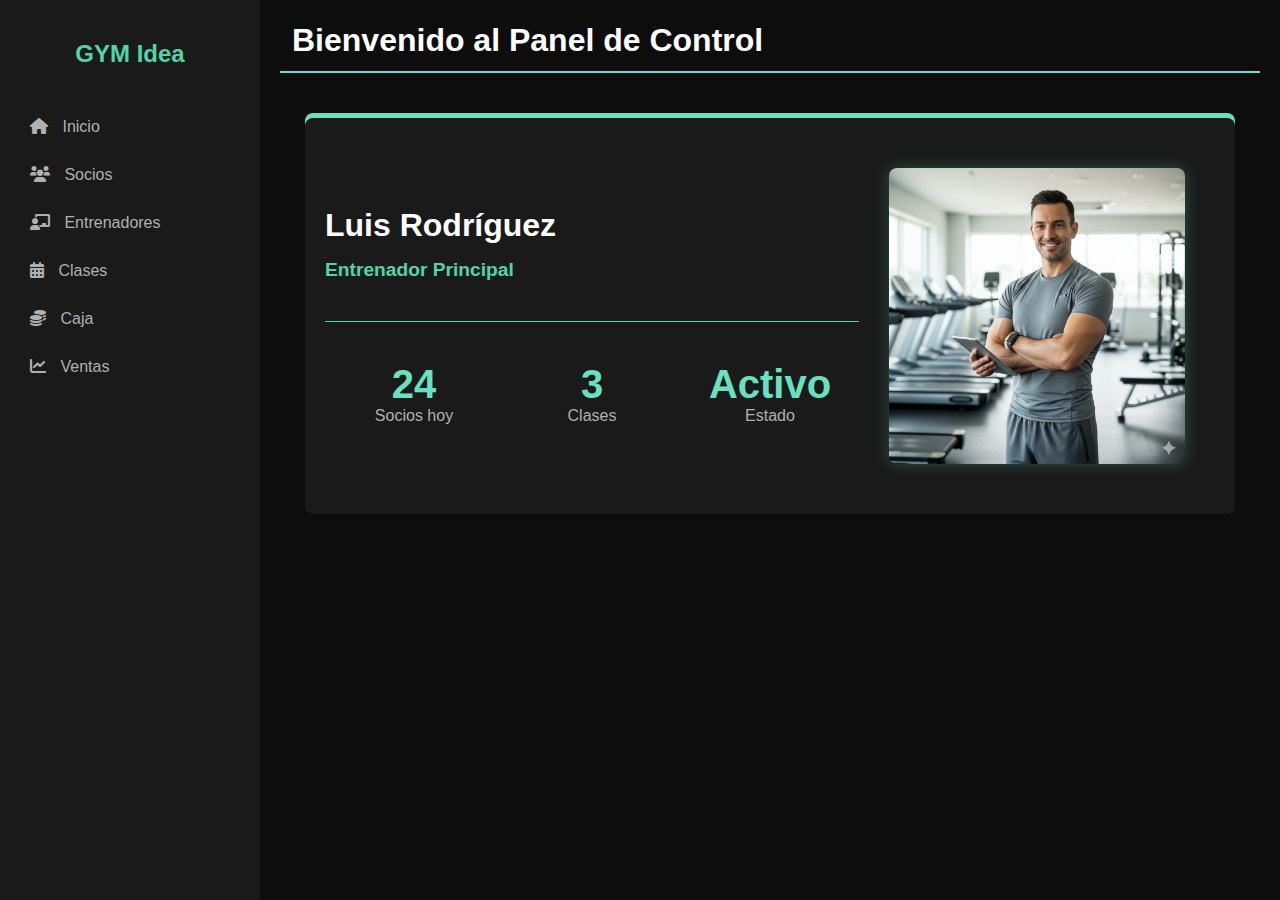
<file: frontEnd/administrador/paginas/index.html>
<!DOCTYPE html>
<html lang="en">
<head>
    <meta charset="UTF-8">
    <meta name="viewport" content="width=device-width, initial-scale=1.0">
    <title>Document</title>
    <link href="https://cdn.jsdelivr.net/npm/bootstrap@5.3.8/dist/css/bootstrap.min.css" rel="stylesheet" integrity="sha384-sRIl4kxILFvY47J16cr9ZwB07vP4J8+LH7qKQnuqkuIAvNWLzeN8tE5YBujZqJLB" crossorigin="anonymous">
    <link rel="stylesheet" href="https://cdnjs.cloudflare.com/ajax/libs/font-awesome/6.0.0/css/all.min.css">
    <link rel="stylesheet" href="../estilos/index.css">
</head>
<body>
    <nav class="sidebar">
        <h2>GYM Idea</h2>
        <ul>
            <li><a href="index.html"><i class="fas fa-home"></i> Inicio</a></li>
            <li><a href="socios.html"><i class="fa-solid fa-users"></i> Socios</a></li>
            <li><a href="entrenadores.html"><i class="fa-solid fa-chalkboard-user"></i> Entrenadores</a></li>
            <li><a href="clases.html"><i class="fa-solid fa-calendar-alt"></i> Clases</a></li>
            <li><a href="caja.html"><i class="fa-solid fa-coins"></i> Caja</a></li>
            <li><a href="ventas.html"><i class="fa-solid fa-chart-line"></i> Ventas</a></li>
        </ul>
    </nav>

    <div id="contendor">
        <header>
            <h1>Bienvenido al Panel de Control</h1>
        </header>
            <div id="sub-cont">
            <div id="card-emp">
                <div id="info">
                    <div class="admin-info">
                        <h1>Luis Rodríguez</h1>
                        <span>Entrenador Principal</span>
                    </div>
                    <div class="admin-stats">
                        <div class="stat-item">
                            <p>24</p>
                            <label>Socios hoy</label>
                        </div>
                        <div class="stat-item">
                            <p>3</p>
                            <label>Clases</label>
                        </div>
                        <div class="stat-item">
                            <p>Activo</p>
                            <label>Estado</label>
                        </div>
                    </div>
                </div>
                <div id="foto">
                    <img src="../imgs/entrenador.png" alt="Foto del entrenador">
                </div>
            </div>
        </div>
    </div>

</body>
</html>
</file>
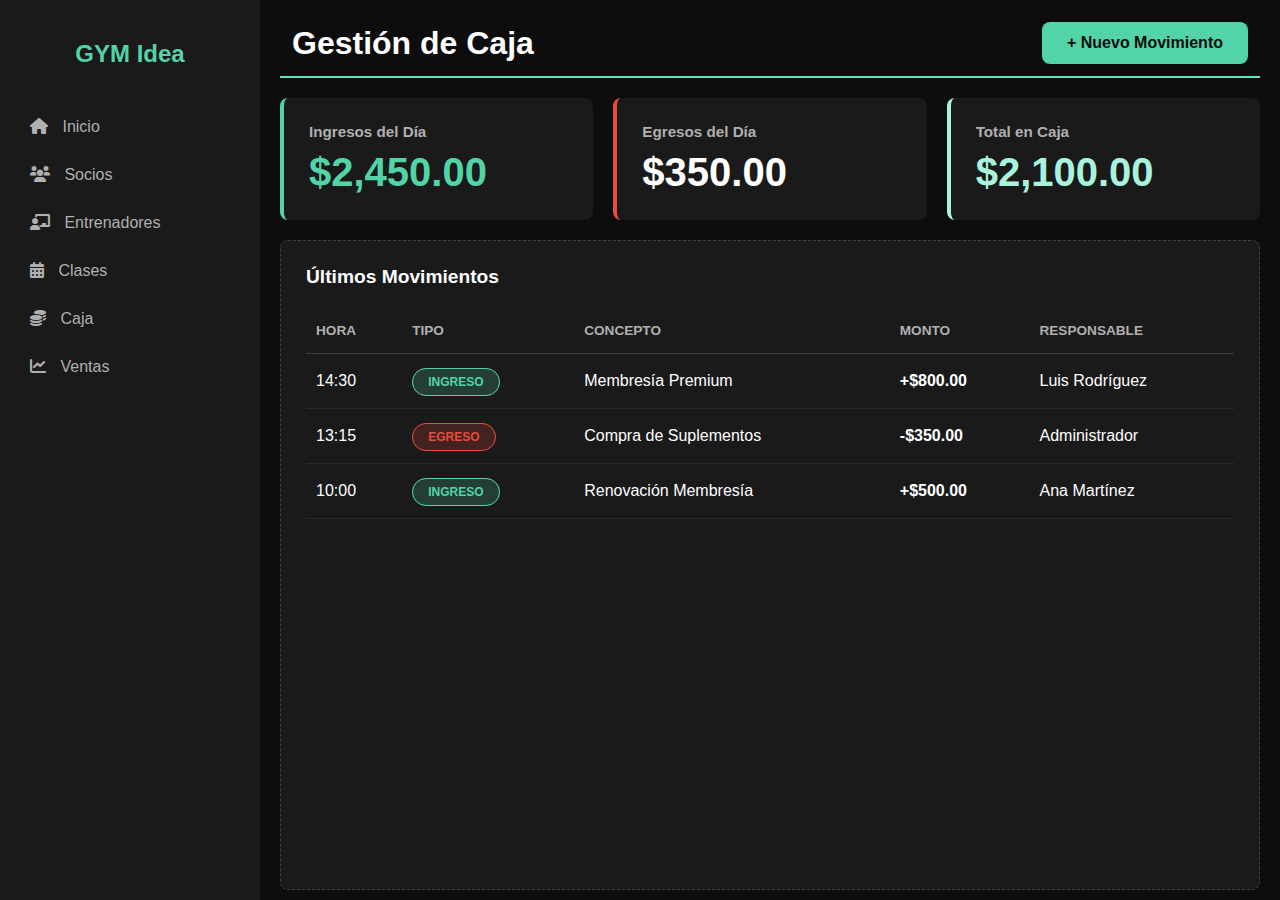
<file: frontEnd/administrador/paginas/caja.html>
<!DOCTYPE html>
<html lang="es">
<head>
    <meta charset="UTF-8">
    <meta name="viewport" content="width=device-width, initial-scale=1.0">
    <title>Gestión de Caja - GYM Idea</title>
    <link href="https://cdn.jsdelivr.net/npm/bootstrap@5.3.8/dist/css/bootstrap.min.css" rel="stylesheet" integrity="sha384-sRIl4kxILFvY47J16cr9ZwB07vP4J8+LH7qKQnuqkuIAvNWLzeN8tE5YBujZqJLB" crossorigin="anonymous">
    <link rel="stylesheet" href="https://cdnjs.cloudflare.com/ajax/libs/font-awesome/6.0.0/css/all.min.css">
    <link rel="stylesheet" href="../estilos/caja.css">
    <link rel="stylesheet" href="../estilos/index.css">
</head>
<body>
    <nav class="sidebar">
        <h2>GYM Idea</h2>
        <ul>
            <li><a href="index.html"><i class="fas fa-home"></i> Inicio</a></li>
            <li><a href="socios.html"><i class="fa-solid fa-users"></i> Socios</a></li>
            <li><a href="entrenadores.html"><i class="fa-solid fa-chalkboard-user"></i> Entrenadores</a></li>
            <li><a href="clases.html"><i class="fa-solid fa-calendar-alt"></i> Clases</a></li>
            <li><a href="caja.html"><i class="fa-solid fa-coins"></i> Caja</a></li>
            <li><a href="ventas.html"><i class="fa-solid fa-chart-line"></i> Ventas</a></li>
        </ul>
    </nav>

    <div id="contendor">
        <header>
            <div class="header-content">
                <h1>Gestión de Caja</h1>
                <button id="btn-nuevo-movimiento">+ Nuevo Movimiento</button>
            </div>
        </header>

        <!-- Cards de Resumen -->
        <div id="cards-resumen">
            <div class="card-resumen card-ingresos">
                <span class="card-label">Ingresos del Día</span>
                <p class="card-monto">$2,450.00</p>
            </div>
            <div class="card-resumen card-egresos">
                <span class="card-label">Egresos del Día</span>
                <p class="card-monto egreso">$350.00</p>
            </div>
            <div class="card-resumen card-total">
                <span class="card-label">Total en Caja</span>
                <p class="card-monto total">$2,100.00</p>
            </div>
        </div>

        <!-- Tabla de Movimientos -->
        <div id="contenedor-movimientos">
            <h3>Últimos Movimientos</h3>
            <table id="tabla-movimientos">
                <thead>
                    <tr>
                        <th>HORA</th>
                        <th>TIPO</th>
                        <th>CONCEPTO</th>
                        <th>MONTO</th>
                        <th>RESPONSABLE</th>
                    </tr>
                </thead>
                <tbody>
                    <tr>
                        <td>14:30</td>
                        <td><span class="badge badge-ingreso">INGRESO</span></td>
                        <td>Membresía Premium</td>
                        <td class="monto-positivo">+$800.00</td>
                        <td>Luis Rodríguez</td>
                    </tr>
                    <tr>
                        <td>13:15</td>
                        <td><span class="badge badge-egreso">EGRESO</span></td>
                        <td>Compra de Suplementos</td>
                        <td class="monto-negativo">-$350.00</td>
                        <td>Administrador</td>
                    </tr>
                    <tr>
                        <td>10:00</td>
                        <td><span class="badge badge-ingreso">INGRESO</span></td>
                        <td>Renovación Membresía</td>
                        <td class="monto-positivo">+$500.00</td>
                        <td>Ana Martínez</td>
                    </tr>
                </tbody>
            </table>
        </div>
    </div>

</body>
</html>
</file>
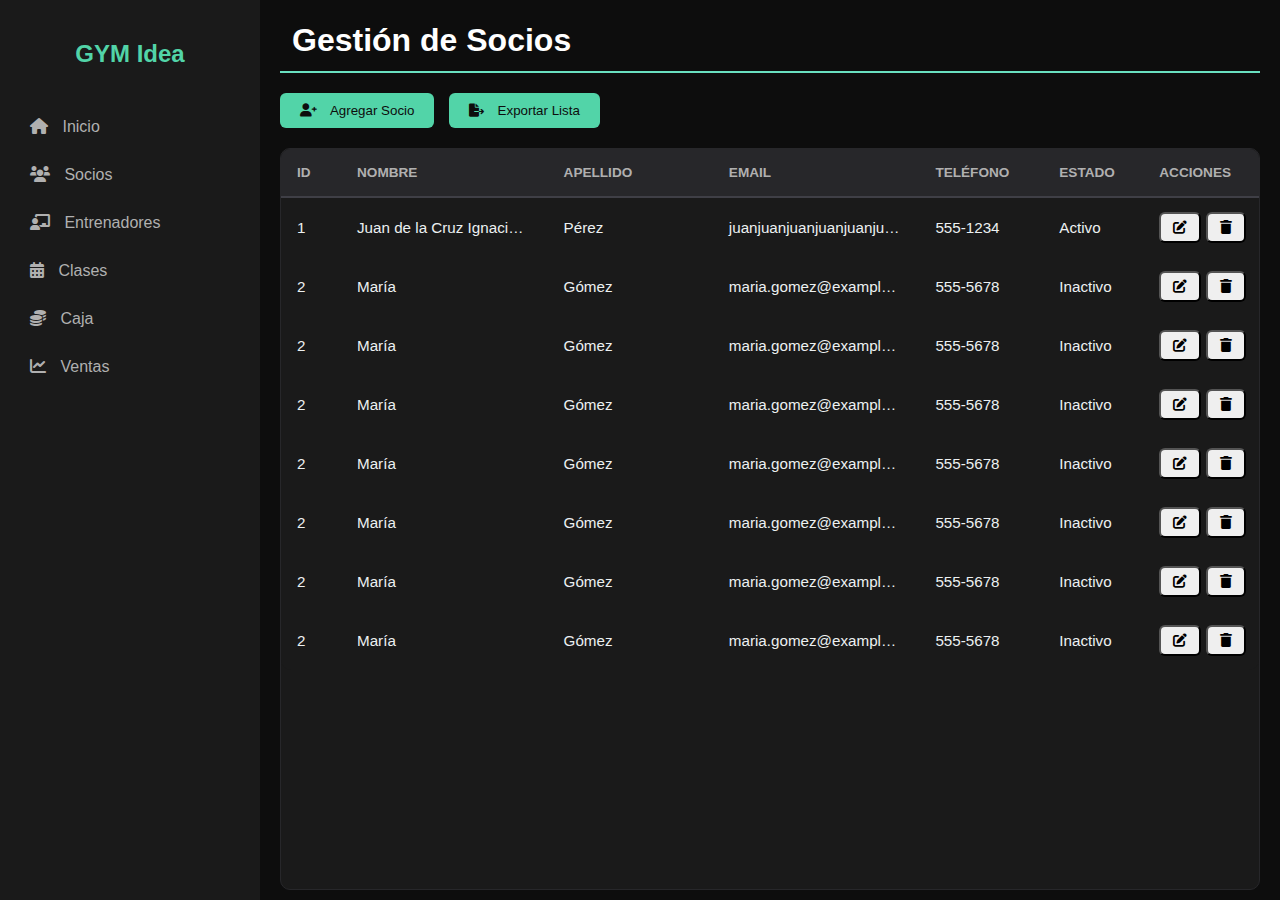
<file: frontEnd/administrador/paginas/socios.html>
<!DOCTYPE html>
<html lang="en">
<head>
    <meta charset="UTF-8">
    <meta name="viewport" content="width=device-width, initial-scale=1.0">
    <title>Document</title>
    <link href="https://cdn.jsdelivr.net/npm/bootstrap@5.3.8/dist/css/bootstrap.min.css" rel="stylesheet" integrity="sha384-sRIl4kxILFvY47J16cr9ZwB07vP4J8+LH7qKQnuqkuIAvNWLzeN8tE5YBujZqJLB" crossorigin="anonymous">
    <link rel="stylesheet" href="https://cdnjs.cloudflare.com/ajax/libs/font-awesome/6.0.0/css/all.min.css">
    <link rel="stylesheet" href="../estilos/index.css">
    <link rel="stylesheet" href="../estilos/socios.css">
</head>
<body>
    <nav class="sidebar">
        <h2>GYM Idea</h2>
        <ul>
            <li><a href="index.html"><i class="fas fa-home"></i> Inicio</a></li>
            <li><a href="socios.html"><i class="fa-solid fa-users"></i> Socios</a></li>
            <li><a href="entrenadores.html"><i class="fa-solid fa-chalkboard-user"></i> Entrenadores</a></li>
            <li><a href="clases.html"><i class="fa-solid fa-calendar-alt"></i> Clases</a></li>
            <li><a href="caja.html"><i class="fa-solid fa-coins"></i> Caja</a></li>
            <li><a href="ventas.html"><i class="fa-solid fa-chart-line"></i> Ventas</a></li>
        </ul>
    </nav>

    <div id="contendor">
        <header>
            <h1>Gestión de Socios</h1>
        </header>
        <div id="acciones">
            <button ><i class="fa-solid fa-user-plus"></i> Agregar Socio</button>
            <button ><i class="fa-solid fa-file-export"></i> Exportar Lista</button>
        </div>
        <div id="tabla-socios">
            <table>
                <thead>
                    <tr>
                        <th>ID</th>
                        <th>Nombre</th>
                        <th>Apellido</th>
                        <th>Email</th>
                        <th>Teléfono</th>
                        <th>Estado</th>
                        <th>Acciones</th>
                    </tr>
                </thead>
                <tbody>
                    <!-- Aquí se agregarán los socios dinámicamente -->
                    <tr>
                        <td>1</td>
                        <td>Juan de la Cruz Ignacio de la torres lopez lopez lopez medina medina</td>
                        <td>Pérez</td>
                        <td>juanjuanjuanjuanjuanjuanjuanjuanjuan.perez@example.com</td>
                        <td>555-1234</td>
                        <td>Activo</td>
                        <td>
                            <div>
                                <button class="btn btn-sm btn-warning"><i class="fa-solid fa-pen-to-square"></i></button>
                                <button class="btn btn-sm btn-danger"><i class="fa-solid fa-trash"></i></button>
                            </div>
                        </td>
                    </tr>
                    <tr>
                        <td>2</td>
                        <td>María</td>
                        <td>Gómez</td>
                        <td>maria.gomez@example.com</td>
                        <td>555-5678</td>
                        <td>Inactivo</td>
                        <td>
                            <div>
                                <button class="btn btn-sm btn-warning"><i class="fa-solid fa-pen-to-square"></i></button>
                                <button class="btn btn-sm btn-danger"><i class="fa-solid fa-trash"></i></button>
                            </div>
                        </td>
                    </tr>
                    <tr>
                        <td>2</td>
                        <td>María</td>
                        <td>Gómez</td>
                        <td>maria.gomez@example.com</td>
                        <td>555-5678</td>
                        <td>Inactivo</td>
                        <td>
                            <div>
                                <button class="btn btn-sm btn-warning"><i class="fa-solid fa-pen-to-square"></i></button>
                                <button class="btn btn-sm btn-danger"><i class="fa-solid fa-trash"></i></button>
                            </div>
                        </td>
                    </tr>
                    <tr>
                        <td>2</td>
                        <td>María</td>
                        <td>Gómez</td>
                        <td>maria.gomez@example.com</td>
                        <td>555-5678</td>
                        <td>Inactivo</td>
                        <td>
                            <div>
                                <button class="btn btn-sm btn-warning"><i class="fa-solid fa-pen-to-square"></i></button>
                                <button class="btn btn-sm btn-danger"><i class="fa-solid fa-trash"></i></button>
                            </div>
                        </td>
                    </tr>
                    <tr>
                        <td>2</td>
                        <td>María</td>
                        <td>Gómez</td>
                        <td>maria.gomez@example.com</td>
                        <td>555-5678</td>
                        <td>Inactivo</td>
                        <td>
                            <div>
                                <button class="btn btn-sm btn-warning"><i class="fa-solid fa-pen-to-square"></i></button>
                                <button class="btn btn-sm btn-danger"><i class="fa-solid fa-trash"></i></button>
                            </div>
                        </td>
                    </tr>
                    <tr>
                        <td>2</td>
                        <td>María</td>
                        <td>Gómez</td>
                        <td>maria.gomez@example.com</td>
                        <td>555-5678</td>
                        <td>Inactivo</td>
                        <td>
                            <div>
                                <button class="btn btn-sm btn-warning"><i class="fa-solid fa-pen-to-square"></i></button>
                                <button class="btn btn-sm btn-danger"><i class="fa-solid fa-trash"></i></button>   
                            </div>
                        </td>
                    </tr>
                    <tr>
                        <td>2</td>
                        <td>María</td>
                        <td>Gómez</td>
                        <td>maria.gomez@example.com</td>
                        <td>555-5678</td>
                        <td>Inactivo</td>
                        <td>
                            <div>
                                <button class="btn btn-sm btn-warning"><i class="fa-solid fa-pen-to-square"></i></button>
                                <button class="btn btn-sm btn-danger"><i class="fa-solid fa-trash"></i></button>
                            </div>
                        </td>
                    </tr>
                    <tr>
                        <td>2</td>
                        <td>María</td>
                        <td>Gómez</td>
                        <td>maria.gomez@example.com</td>
                        <td>555-5678</td>
                        <td>Inactivo</td>
                        <td>
                            <div>
                                <button class="btn btn-sm btn-warning"><i class="fa-solid fa-pen-to-square"></i></button>
                                <button class="btn btn-sm btn-danger"><i class="fa-solid fa-trash"></i></button>
                            </div>
                        </td>
                    </tr>
            </table>
        </div>
    </div>

    <script src="https://cdn.jsdelivr.net/npm/bootstrap@5.3.8/dist/js/bootstrap.bundle.min.js" integrity="sha384-FKyoEForCGlyvwx9Hj09JcYn3nv7wiPVlz7YYwJrWVcXK/BmnVDxM+D2scQbITxI" crossorigin="anonymous"></script>
</body>
</html>
</file>
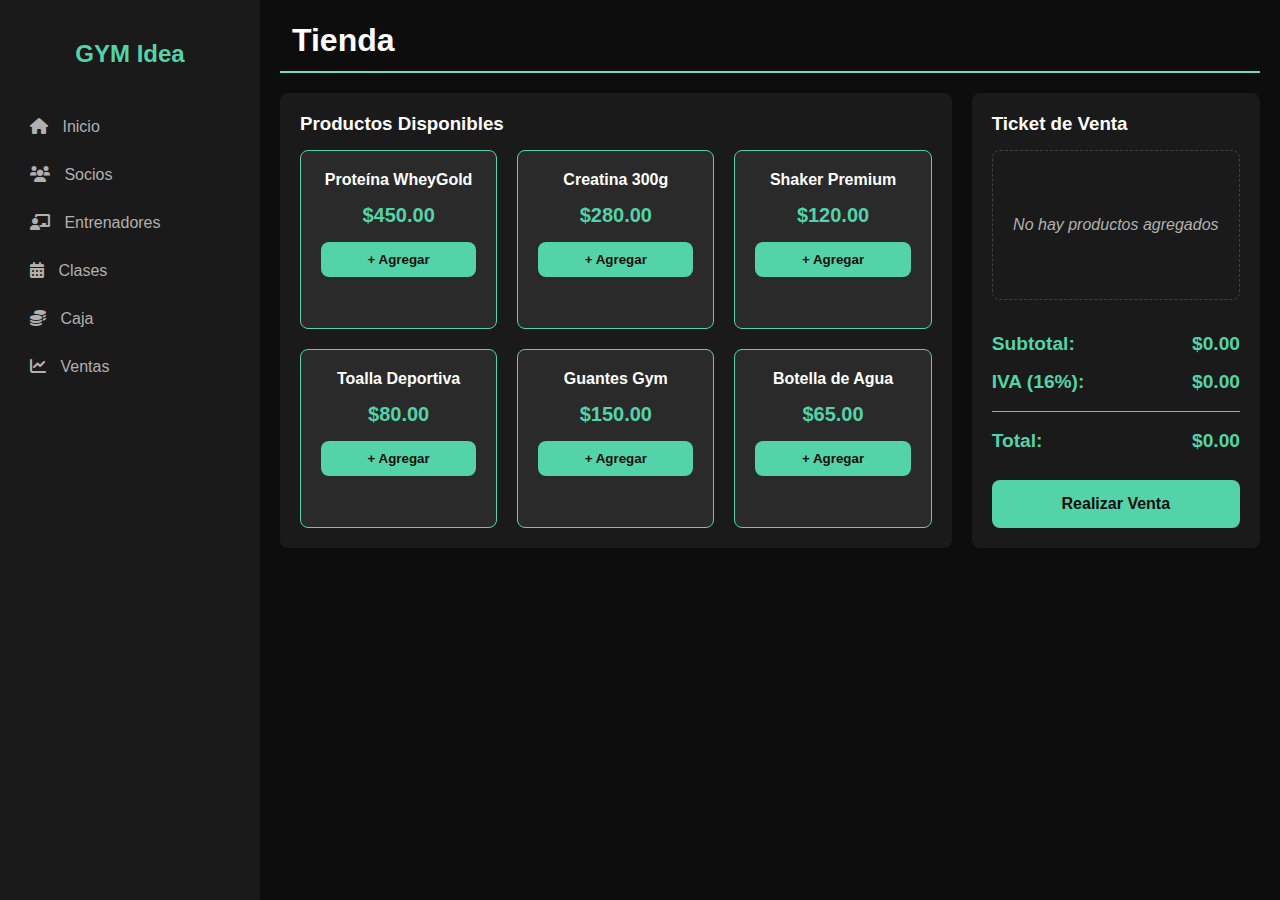
<file: frontEnd/administrador/paginas/ventas.html>
<!DOCTYPE html>
<html lang="en">
<head>
    <meta charset="UTF-8">
    <meta name="viewport" content="width=device-width, initial-scale=1.0">
    <title>Document</title>
    <link href="https://cdn.jsdelivr.net/npm/bootstrap@5.3.8/dist/css/bootstrap.min.css" rel="stylesheet" integrity="sha384-sRIl4kxILFvY47J16cr9ZwB07vP4J8+LH7qKQnuqkuIAvNWLzeN8tE5YBujZqJLB" crossorigin="anonymous">
    <link rel="stylesheet" href="https://cdnjs.cloudflare.com/ajax/libs/font-awesome/6.0.0/css/all.min.css">
    <link rel="stylesheet" href="../estilos/ventas.css">
    <link rel="stylesheet" href="../estilos/index.css">
</head>
<body>
    <nav class="sidebar">
        <h2>GYM Idea</h2>
        <ul>
            <li><a href="index.html"><i class="fas fa-home"></i> Inicio</a></li>
            <li><a href=""><i class="fa-solid fa-users"></i> Socios</a></li>
            <li><a href=""><i class="fa-solid fa-chalkboard-user"></i> Entrenadores</a></li>
            <li><a href=""><i class="fa-solid fa-calendar-alt"></i> Clases</a></li>
            <li><a href="caja.html"><i class="fa-solid fa-coins"></i> Caja</a></li>
            <li><a href="ventas.html"><i class="fa-solid fa-chart-line"></i> Ventas</a></li>
        </ul>
    </nav>


    <div id="contendor">
        <header>
            <h1>Tienda</h1>
        </header>

        <div id="contenedor-a">
            <div id="contenedor-productos">
                <h3>Productos Disponibles</h3>
                <div id="productos">
                    <div class="card-producto">
                        <h4 class="nombre-producto">Proteína WheyGold</h4>
                        <p class="precio">$450.00</p>
                        <button class="btn-agregar">+ Agregar</button>
                    </div>
                    <div class="card-producto">
                        <h4 class="nombre-producto">Creatina 300g</h4>
                        <p class="precio">$280.00</p>
                        <button class="btn-agregar">+ Agregar</button>
                    </div>
                    <div class="card-producto">
                        <h4 class="nombre-producto">Shaker Premium</h4>
                        <p class="precio">$120.00</p>
                        <button class="btn-agregar">+ Agregar</button>
                    </div>
                    <div class="card-producto">
                        <h4 class="nombre-producto">Toalla Deportiva</h4>
                        <p class="precio">$80.00</p>
                        <button class="btn-agregar">+ Agregar</button>
                    </div>
                    <div class="card-producto">
                        <h4 class="nombre-producto">Guantes Gym</h4>
                        <p class="precio">$150.00</p>
                        <button class="btn-agregar">+ Agregar</button>
                    </div>
                    <div class="card-producto">
                        <h4 class="nombre-producto">Botella de Agua</h4>
                        <p class="precio">$65.00</p>
                        <button class="btn-agregar">+ Agregar</button>
                    </div>
                </div>
            </div>

            <div id="contenedor-ticket">
                <h3>Ticket de Venta</h3>
                <div id="lista-ticket">
                    <p class="ticket-vacio">No hay productos agregados</p>
                    <!-- Aquí se agregarán los productos dinámicamente -->
                </div>
                <div id="ticket-totales">
                    <div class="ticket-fila">
                        <span>Subtotal:</span>
                        <span id="subtotal">$0.00</span>
                    </div>
                    <div class="ticket-fila">
                        <span>IVA (16%):</span>
                        <span id="iva">$0.00</span>
                    </div>
                    <hr class="ticket-separador">
                    <div class="ticket-fila ticket-total">
                        <span>Total:</span>
                        <span id="total">$0.00</span>
                    </div>
                </div>
                <button id="btn-realizar-venta">Realizar Venta</button>
            </div>
        </div>
    </div>

</body>
</html>
</file>
<file: frontEnd/administrador/estilos/index.css>
* {
    margin: 0;
    padding: 0;
    box-sizing: border-box;
    font-family: 'Segoe UI', Tahoma, Geneva, Verdana, sans-serif;
}

/* ==================== Variables de Color ==================== */
:root {
    /* =====  MENTA ===== */
    --mint-primary: #52D4A8;
    --mint-secondary: #69E0C0;
    --mint-dark: #3FBEA0;
    --mint-light: #A8F3DD;

    /* ===== GRISES ===== */
    --gray-darker: #0D0D0D;
    --gray-darkest: #1A1A1A;
    --gray-dark: #2A2A2A;
    --gray-medium: #404040;
    --gray-light: #B0B0B0;
    --gray-lighter: #D5DBDB;
    --gray-lightest: #ECF0F1;
    
    /* Medidas */
    --sidebar-width: 260px;
    --border-radius: 8px;

    --text-main: var(--gray-lightest);
    --text-secondary: var(--gray-light);

    /* Estados */
    --white: #FFFFFF;
    --success: var(--mint-primary);
    --warning: #F39C12;
    --danger: #E74C3C;
    --info: #3498DB;

    /* Sombras */
    --shadow-sm: 0 2px 8px rgba(0,0,0,0.3);
    --shadow-md: 0 4px 12px rgba(0,0,0,0.4);
    --shadow-lg: 0 10px 20px rgba(0,0,0,0.5);
    --shadow-tp: 0 2px 5px rgba(82, 212, 168, 0.3);
    --shadow-bt: 0 5px 5px rgba(82, 212, 168, 0.3);
}


body {
    min-height: 100vh;
    height: auto;
    display: flex;
    flex-direction: column;
    background: var(--gray-darker);
    color: var(--white);
}

/* ICONOS */
i{
    margin-right: 10px;
}

/* SIDEBAR */
.sidebar {
    position: fixed;
    left: 0;
    top: 0;  
    width: var(--sidebar-width);
    height: 100vh;
    background: var(--gray-darkest);
    padding-top: 20px;
}
.sidebar ul {
    list-style: none;
    padding: 5px;
}
.sidebar ul li a {
    display: block;
    padding: 15px 25px;
    color: var(--gray-light);
    text-decoration: none;
    transition: 0.3s;
}
.sidebar ul li a:hover {
    background: rgba(82,212,168,0.05);
    color: var(--mint-primary);
    padding-left: 35px;
}

.sidebar h2{
    text-align: center;
    color: var(--mint-primary);
    margin-bottom: 30px;
    margin-top: 20px;
}

/* CONTENIDO PRINCIPAL */
#contendor{
    margin-left: var(--sidebar-width);
    flex: 1;
    align-content: center;
    padding: 10px 20px;
    background: var(--gray-darker);
    display: flex;
    flex-direction: column;
    gap: 20px;
}

header {
    padding: 12px;
    border-bottom: 2px solid var(--mint-secondary);
}
h1{
    font-size: 2rem;
    color: var(--white);
}

#sub-cont{
    flex: 1;
    padding: 25px;
}
#card-emp{
    box-shadow: var(--shadow-md);
    box-shadow: 0 -5px 0 var(--mint-secondary);
    height: 100%;
    width: 100%;
    margin: 0 auto;
    padding: 20px;
    border-radius: var(--border-radius);
    background-color: var(--gray-darkest);
    display: flex;
    flex-direction: row;
}
#info{
    display: flex;
    flex-direction: column;
    justify-content: center;
    text-align: center;
    width: 60%;
}
.admin-info{
    align-content: center;
    border-bottom: 1px solid var(--mint-primary);
    margin-bottom: 10px;
    padding-bottom: 40px;
    text-align: start;
}
.admin-info h1{
    font-weight: bolder;
    font-size: 2.5rem;
    margin-bottom: 15px;
    font-size: 2rem;
}
.admin-stats{
    display: grid;
    grid-template-columns: repeat(3, 1fr);
    align-items: center;
    padding-top: 30px;
}
span{
    font-size: 1.2rem;
    font-weight: bold;
    color: var(--mint-primary);
}
.admin-stats p{
    color: var(--mint-secondary);
    font-size: 2.5rem;
    font-weight: bold;
    /* color: var(--primary); */
}
label{
    color: var(--gray-light);
}

#foto{
    padding: 30px;
    width: 40%;
    align-content: center;
    justify-content: center;
}
img{
    max-width: 100%;
    height: auto;
    border-radius: var(--border-radius);
    box-shadow: 0 0 15px rgba(82, 212, 168, 0.3);
    /* object-fit: cover; */
    display: block;
}
</file>
<file: frontEnd/administrador/estilos/caja.css>
* {
    margin: 0;
    padding: 0;
    box-sizing: border-box;
    font-family: 'Segoe UI', Tahoma, Geneva, Verdana, sans-serif;
}

/* ==================== Variables de Color ==================== */
:root {
    /* Colores Menta */
    --mint-primary: #52D4A8;
    --mint-secondary: #69E0C0;
    --mint-dark: #3FBEA0;
    --mint-light: #A8F3DD;
    
    /* Colores Grises Oscuros */
    --gray-darker: #0D0D0D;
    --gray-darkest: #1A1A1A;
    --gray-dark: #2A2A2A;
    --gray-medium: #404040;
    --gray-light: #B0B0B0;
    --gray-lighter: #D5DBDB;
    --gray-lightest: #ECF0F1;
    
    /* Otros Colores */
    --white: #FFFFFF;
    --success: #52D4A8;
    --warning: #F39C12;
    --danger: #E74C3C;
    --info: #3498DB;
    
    /* Sombras */
    --shadow-sm: 0 2px 8px rgba(0, 0, 0, 0.3);
    --shadow-md: 0 4px 12px rgba(0, 0, 0, 0.4);
    --shadow-lg: 0 10px 20px rgba(0, 0, 0, 0.5);
    
    /* Medidas */
    --sidebar-width: 260px;
    --border-radius: 8px;
}



/* HEADER */

.header-content {
    display: flex;
    justify-content: space-between;
    align-items: center;
}

#btn-nuevo-movimiento {
    background: var(--mint-primary);
    color: var(--gray-darker);
    border: none;
    padding: 12px 25px;
    border-radius: var(--border-radius);
    font-weight: 600;
    font-size: 1rem;
    cursor: pointer;
    transition: 0.3s;
}

#btn-nuevo-movimiento:hover {
    background: var(--mint-dark);
    transform: scale(1.02);
}

#cards-resumen {
    display: grid;
    grid-template-columns: repeat(3, 1fr);
    gap: 20px;
}

.card-resumen {
    background: var(--gray-darkest);
    border-radius: var(--border-radius);
    padding: 25px;
    border-left: 4px solid var(--mint-primary);
}

.card-ingresos {
    border-left-color: var(--mint-primary);
}

.card-egresos {
    border-left-color: var(--danger);
}

.card-total {
    border-left-color: var(--mint-light);
}

.card-label {
    font-size: 0.95rem;
    color: var(--gray-light);
    display: block;
    margin-bottom: 10px;
}

.card-monto {
    font-size: 2.5rem;
    font-weight: bold;
    color: var(--mint-primary);
    margin: 0;
}

.card-monto.egreso {
    color: var(--white);
}

.card-monto.total {
    color: var(--mint-light);
}

#contenedor-movimientos {
    background: var(--gray-darkest);
    border-radius: var(--border-radius);
    padding: 25px;
    border: 1px dashed var(--gray-medium);
    flex: 1;
}

#contenedor-movimientos h3 {
    color: var(--white);
    margin-bottom: 20px;
    font-size: 1.2rem;
}

#tabla-movimientos {
    width: 100%;
    border-collapse: collapse;
}

#tabla-movimientos thead th {
    text-align: left;
    padding: 15px 10px;
    color: var(--gray-light);
    font-weight: 600;
    font-size: 0.85rem;
    border-bottom: 1px solid var(--gray-medium);
}

#tabla-movimientos tbody tr {
    transition: 0.3s;
}

#tabla-movimientos tbody tr:hover {
    background: rgba(82, 212, 168, 0.05);
}

#tabla-movimientos tbody td {
    padding: 18px 10px;
    color: var(--white);
    border-bottom: 1px solid var(--gray-dark);
}

.badge {
    padding: 6px 15px;
    border-radius: 20px;
    font-size: 0.75rem;
    font-weight: 600;
    text-transform: uppercase;
}

.badge-ingreso {
    background: rgba(82, 212, 168, 0.2);
    color: var(--mint-primary);
    border: 1px solid var(--mint-primary);
}

.badge-egreso {
    background: rgba(231, 76, 60, 0.2);
    color: var(--danger);
    border: 1px solid var(--danger);
}

/* MONTOS */
.monto-positivo {
    color: var(--mint-primary);
    font-weight: 600;
}

.monto-negativo {
    color: var(--danger);
    font-weight: 600;
}
</file>
<file: frontEnd/administrador/estilos/socios.css>
* {
    margin: 0;
    padding: 0;
    box-sizing: border-box;
    font-family: 'Segoe UI', Tahoma, Geneva, Verdana, sans-serif;
}
:root {
    /* =====  MENTA ===== */
    --mint-primary: #52D4A8;
    --mint-secondary: #69E0C0;
    --mint-dark: #3FBEA0;
    --mint-light: #A8F3DD;

    /* ===== GRISES ===== */
    --gray-darker: #0D0D0D;
    --gray-darkest: #1A1A1A;
    --gray-dark: #2A2A2A;
    --gray-medium: #404040;
    --gray-light: #B0B0B0;
    --gray-lighter: #D5DBDB;
    --gray-lightest: #ECF0F1;
    
    /* Medidas */
    --sidebar-width: 260px;
    --border-radius: 8px;

    --text-main: var(--gray-lightest);
    --text-secondary: var(--gray-light);

    /* Estados */
    --white: #FFFFFF;
    --success: var(--mint-primary);
    --warning: #F39C12;
    --danger: #E74C3C;
    --info: #3498DB;

    /* Sombras */
    --shadow-sm: 0 2px 8px rgba(0,0,0,0.3);
    --shadow-md: 0 4px 12px rgba(0,0,0,0.4);
    --shadow-lg: 0 10px 20px rgba(0,0,0,0.5);
    --shadow-tp: 0 2px 5px rgba(82, 212, 168, 0.3);
    --shadow-bt: 0 5px 5px rgba(82, 212, 168, 0.3);
}

#contendor {
    justify-content: flex-start;
}

#acciones button{
    padding: 10px 20px;
    border: none;
    border-radius: 6px;
    color: var(--gray-darker);
    background-color:  var(--mint-primary);
    cursor: pointer;
    margin-right: 10px;
}

#tabla-socios {
    flex: 1;
    background-color: var(--gray-darkest);
    border: 1px solid #27272a;
    border-radius: 10px;
    overflow-y: auto;
}
table {
    width: 100%;
    border-collapse: collapse;
    background-color: var(--gray-darkest);
    color: var(--text-main);
    border-radius: 10px;
    padding: 10px;
    overflow: scroll;
    table-layout: fixed;
}

thead {
    position: sticky;
    top: 0;
    background-color: #27272a;
    /* z-index: 10; */
}

th {
    padding: 16px;
    text-align: left;
    font-size: 0.85rem;
    text-transform: uppercase;
    color: var(--text-secondary);
    border-bottom: 2px solid #3f3f46;
}

td {
    padding: 14px 16px;
    border-right: 1px solid var(--sidebar-bg);
    font-size: 0.95rem;
    vertical-align: middle;
    /* Control de texto largo */
    white-space: nowrap;
    overflow: hidden;
    text-overflow: ellipsis;
}
td div i{
    margin: 0;
}

tr:hover {
    background: rgba(82, 212, 168, 0.05);
}

/* Anchos de columnas específicos */
th:nth-child(1), td:nth-child(1) { width: 60px; }  /* ID */
th:nth-child(2), td:nth-child(2) { width: 25%; }   /* Nombre */
th:nth-child(3), td:nth-child(3) { width: 20%; }   /* Apellido */
th:nth-child(4), td:nth-child(4) { width: 25%; }   /* Correo */
th:nth-child(5), td:nth-child(5) { width: 15%; }   /* Teléfono */
th:nth-child(6), td:nth-child(6) { width: 100px; } /* Estado */
th:nth-child(7), td:nth-child(7) { width: 14%; } /* Acciones */



/* Botones personalizados */
.btn-sm {
    padding: 6px 12px;
    font-size: 0.85rem;
    border-radius: 6px;
}

/* Barra de scroll personalizada */
#tabla-socios::-webkit-scrollbar {
    width: 8px;
}
#tabla-socios::-webkit-scrollbar-thumb {
    background: #3f3f46;
    border-radius: 10px;
}
</file>
<file: frontEnd/administrador/estilos/ventas.css>
* {
    margin: 0;
    padding: 0;
    box-sizing: border-box;
    font-family: 'Segoe UI', Tahoma, Geneva, Verdana, sans-serif;
}

:root {
    /* Colores Menta */
    --mint-primary: #52D4A8;
    --mint-secondary: #69E0C0;
    --mint-dark: #3FBEA0;
    --mint-light: #A8F3DD;
    
    /* Colores Grises Oscuros */
    --gray-darker: #0D0D0D;
    --gray-darkest: #1A1A1A;
    --gray-dark: #2A2A2A;
    --gray-medium: #404040;
    --gray-light: #B0B0B0;
    --gray-lighter: #D5DBDB;
    --gray-lightest: #ECF0F1;
    
    /* Otros Colores */
    --white: #FFFFFF;
    --success: #52D4A8;
    --warning: #F39C12;
    --danger: #E74C3C;
    --info: #3498DB;
    
    /* Sombras */
    --shadow-sm: 0 2px 8px rgba(0, 0, 0, 0.3);
    --shadow-md: 0 4px 12px rgba(0, 0, 0, 0.4);
    --shadow-lg: 0 10px 20px rgba(0, 0, 0, 0.5);
    
    /* Medidas */
    --sidebar-width: 260px;
    --border-radius: 8px;
}



#contenedor-a{
    display: flex;
    flex-direction: row;
    gap: 20px; 
    height: fit-content;
}

#contenedor-productos{
    width: 70%;
    border-radius: var(--border-radius);
    padding: 20px;
    display: flex;
    flex-direction: column;
    background-color: var(--gray-darkest);
}

#contenedor-productos h3 {
    margin-bottom: 15px;
    color: var(--white);
}

#productos{
    display: grid;
    grid-template-columns: repeat(3, 1fr);
    grid-auto-rows: auto;
    gap: 20px;
    width: 100%;
    flex: 1;
}

.card-producto {
    background: var(--gray-dark);
    border-radius: var(--border-radius);
    padding: 20px;
    transition: 0.3s;
    border: 1px solid var(--mint-primary);
    display: flex;
    flex-direction: column;
    align-items: center;
    gap: 15px;
}

.card-producto:hover {
    border-color: var(--mint-light);
    transform: translateY(-3px);
    box-shadow: var(--shadow-md);
}


.nombre-producto {
    font-size: 1rem;
    font-weight: 600;
    color: var(--white);
    text-align: center;
}

.precio {
    font-size: 1.25rem;
    font-weight: bold;
    color: var(--mint-primary);
}

.btn-agregar {
    background: var(--mint-primary);
    color: var(--gray-darker);
    border: none;
    padding: 10px 30px;
    border-radius: var(--border-radius);
    font-weight: 600;
    cursor: pointer;
    transition: 0.3s;
    width: 100%;
}

.btn-agregar:hover {
    background: var(--mint-dark);
    transform: scale(1.02);
}

#contenedor-ticket{
    width: 30%;
    border-radius: var(--border-radius);
    padding: 20px;
    background-color: var(--gray-darkest);
    display: flex;
    flex-direction: column;
}

#contenedor-ticket h3 {
    margin-bottom: 15px;
    color: var(--white);
}

/* Lista de productos en el ticket */
#lista-ticket {
    flex: 1;
    border: 1px dashed var(--gray-medium);
    border-radius: var(--border-radius);
    padding: 15px;
    margin-bottom: 15px;
    min-height: 150px;
    max-height: 300px;
    overflow-y: auto;
}

.ticket-vacio {
    color: var(--gray-light);
    font-style: italic;
    text-align: center;
    margin-top: 50px;
}

.ticket-item {
    display: flex;
    justify-content: space-between;
    align-items: center;
    padding: 8px 0;
    border-bottom: 1px solid var(--gray-medium);
}

.ticket-item:last-child {
    border-bottom: none;
}

.ticket-item-nombre {
    font-size: 0.9rem;
    color: var(--white);
}

.ticket-item-precio {
    color: var(--mint-primary);
    font-weight: 600;
}

/* Totales del ticket */
#ticket-totales {
    padding: 10px 0;
}

.ticket-fila {
    display: flex;
    justify-content: space-between;
    padding: 8px 0;
    color: var(--gray-light);
}

.ticket-total {
    font-size: 1.2rem;
    font-weight: bold;
    color: var(--white);
}

.ticket-total #total {
    color: var(--mint-primary);
}

.ticket-separador {
    border: none;
    border-top: 1px solid var(--mint-primary);
    margin: 10px 0;
}

/* Botón realizar venta */
#btn-realizar-venta {
    background: var(--mint-primary);
    color: var(--gray-darker);
    border: none;
    padding: 15px;
    border-radius: var(--border-radius);
    font-weight: 600;
    font-size: 1rem;
    cursor: pointer;
    transition: 0.3s;
    width: 100%;
    margin-top: 10px;
}

#btn-realizar-venta:hover {
    background: var(--mint-dark);
    transform: scale(1.02);
}
</file>
